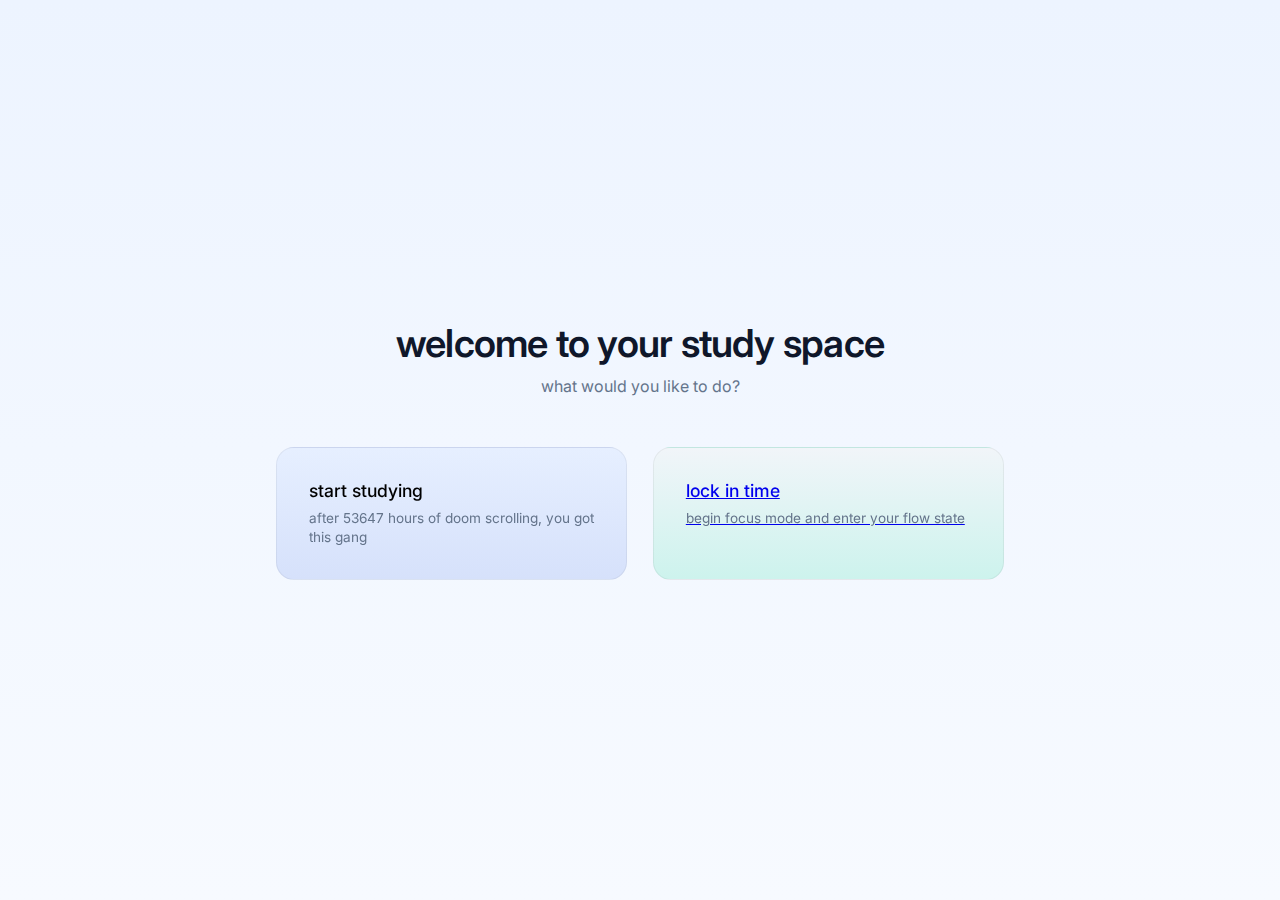
<file: index.html>
<!DOCTYPE html>
<html lang="en">

<head>
    <meta charset="UTF-8" />
    <meta name="viewport" content="width=device-width, initial-scale=1.0" />
    <title>study space</title>

    <!-- inter font -->
    <link rel="preconnect" href="https://fonts.googleapis.com">
    <link rel="preconnect" href="https://fonts.gstatic.com" crossorigin>
    <link href="https://fonts.googleapis.com/css2?family=Inter:wght@400;500;600&display=swap" rel="stylesheet">

    <link rel="stylesheet" href="style.css">
</head>

<body>

    <main class="container">
        <h1>
            <center>welcome to your study space
        </h1>
        </center>
        <p class="subtitle">what would you like to do?</p>

        <div class="button-group">
            <button class="card primary">
                <div class="card-title">start studying</div>
                <div class="card-sub">
                    after 53647 hours of doom scrolling, you got this gang
                </div>
            </button>

            <a href="study_capsule.html" class="card secondary card-link">
                <div class="card-title">lock in time</div>
                <div class="card-sub">
                    begin focus mode and enter your flow state
                </div>
            </a>
        </div>
    </main>

    <script src="script.js"></script>
</body>


</html>
</file>
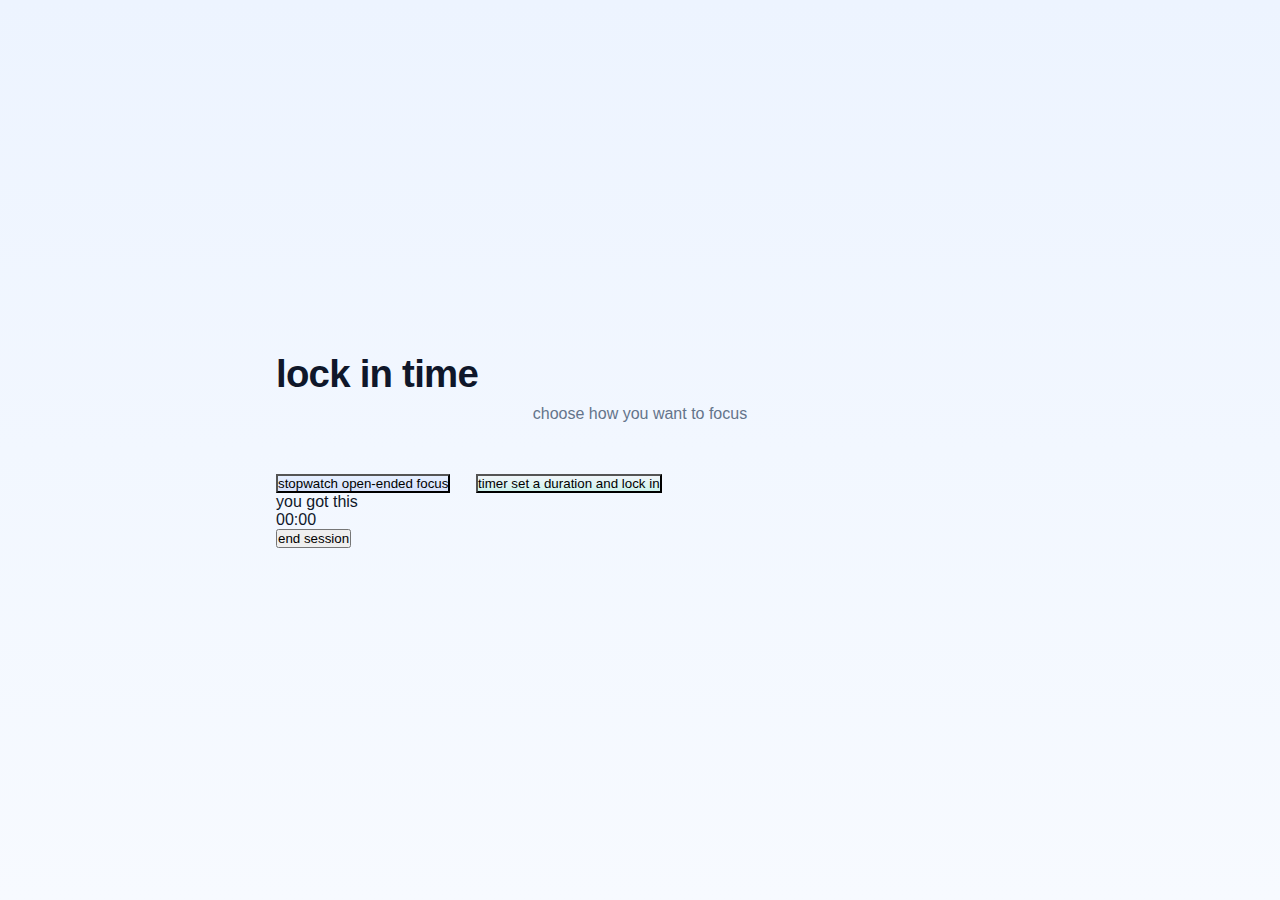
<file: study_capsule.html>
<!DOCTYPE html>
<html lang="en">

<head>
    <meta charset="UTF-8">
    <meta name="viewport" content="width=device-width, initial-scale=1.0">
    <title>study capsule</title>
    <link rel="stylesheet" href="style.css">
</head>

<body>

    <main class="container">
        <h1>lock in time</h1>
        <p class="subtitle">choose how you want to focus</p>

        <div class="button-group">
            <button id="start-stopwatch" class="primary">
                stopwatch
                <span>open-ended focus</span>
            </button>

            <button id="start-timer" class="secondary">
                timer
                <span>set a duration and lock in</span>
            </button>
        </div>

        <div id="timer-screen" class="hidden">
            <h2 id="mode-title"></h2>
            <p class="focus-text">you got this</p>

            <div id="time-display">00:00</div>

            <button id="end-session">end session</button>
        </div>
    </main>

    <script src="script.js"></script>
</body>

</html>
</file>
<file: style.css>
* {
    margin: 0;
    padding: 0;
    box-sizing: border-box;
    font-family: "Inter", sans-serif;
}

body {
    height: 100vh;
    background: linear-gradient(180deg,
            #edf4ff 0%,
            #f7faff 100%);
    display: flex;
    align-items: center;
    justify-content: center;
    color: #0f172a;
}


.container {
    width: 100%;
    max-width: 760px;
    padding: 0 1rem;
}

h1 {
    font-size: 2.4rem;
    font-weight: 600;
    letter-spacing: -0.02em;
    margin-bottom: 0.6rem;
}

.subtitle {
    text-align: center;
    font-size: 1rem;
    color: #64748b;
    margin-bottom: 3.2rem;
}

.button-group {
    display: flex;
    gap: 1.6rem;
}

.card {
    flex: 1;
    padding: 2rem;
    border-radius: 18px;
    border: 1px solid rgba(0, 0, 0, 0.05);
    background: rgba(255, 255, 255, 0.75);
    backdrop-filter: blur(6px);
    text-align: left;
    cursor: pointer;
    transition: all 0.25s ease;
}

.card-title {
    font-size: 1.1rem;
    font-weight: 500;
    margin-bottom: 0.5rem;
}

.card-sub {
    font-size: 0.85rem;
    color: #64748b;
    line-height: 1.4;
}

.primary {
    background: linear-gradient(180deg,
            #e6efff 0%,
            #d6e1fb 100%);
}

.secondary {
    background: linear-gradient(180deg,
            #f1f5f9 0%,
            #cdf3ed 100%);
}

.card:hover {
    transform: translateY(-6px);
    box-shadow: 0 20px 40px rgba(15, 23, 42, 0.08);
}

.card:active {
    transform: translateY(-2px);
}
</file>
